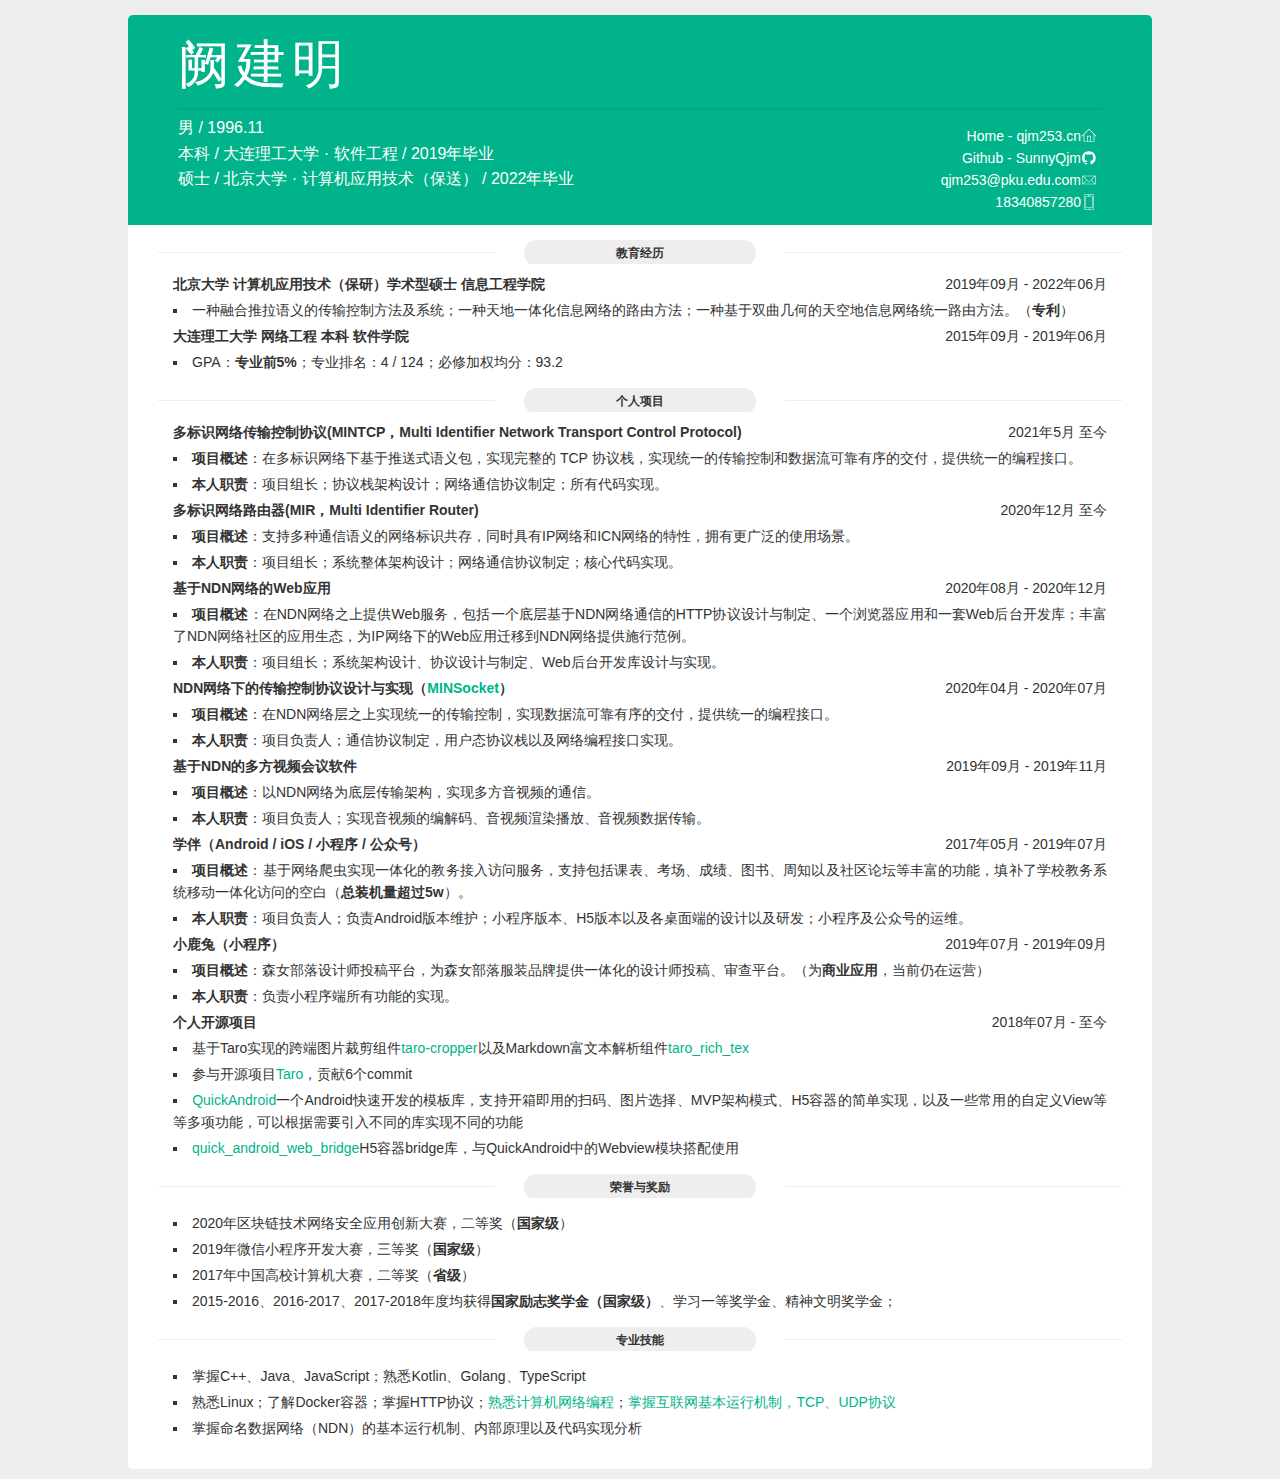
<file: index.html>
<!DOCTYPE html>
<html>
<head>
    <meta charset="utf-8">
    <meta http-equiv="X-UA-Compatible" content="IE=edge">
    <meta name="viewport" content="width=device-width, initial-scale=1">
    <title>简历 | 阙建明</title>
    <link rel="stylesheet" type="text/css" href="index.css">
    <base target="_blank">
</head>
<body>
<main class="content">
    <header class="content-hd">
        <section class="title">
            <div class="name"><h1>阙建明</h1></div>
        </section>
        <section class="info">
            <ul>
                <li>男 / 1996.11</li>
                <li>本科 / 大连理工大学 · 软件工程 / 2019年毕业</li>
                <li>硕士 / 北京大学 · 计算机应用技术（保送） / 2022年毕业</li>
            </ul>
        </section>
        <section class="contact">
            <ul>
                <li><a href="https://qjm253.cn"><span class="contact-link">Home - qjm253.cn</span><span
                        class="iconfont"><svg
                        width="16px" height="16px" viewBox="0 0 1024 1024"><path
                        d="M512 42.581333l-469.333333 469.333333 31.146667 31.146667L170.666667 446.250667l0 438.186667 682.666667 0L853.333333 446.208l96.853333 96.896 31.146667-31.146667L512 42.581333zM426.666667 841.770667l0-298.666667 170.666667 0 0 298.666667L426.666667 841.770667zM810.666667 841.770667l-170.666667 0 0-341.333333L384 500.437333l0 341.333333L213.333333 841.770667 213.333333 403.584l298.666667-298.666667 298.666667 298.666667L810.666667 841.770667z"></path></svg></span></a>
                </li>
                <li><a href="https://github.com/SunnyQjm"><span class="contact-link">Github - SunnyQjm</span><span
                        class="iconfont"><svg width="16px" height="16px" viewBox="0 0 1024 1024"><path
                        d="M941.714 512q0 143.433-83.712 258.011t-216.283 158.574q-15.433 2.853-22.565-3.986t-7.131-17.152v-120.576q0-55.442-29.696-81.152 32.585-3.438 58.587-10.277t53.723-22.272 46.299-37.998 30.281-60.014 11.703-86.016q0-69.157-45.129-117.723 21.138-52.005-4.571-116.553-16.018-5.157-46.299 6.29t-52.553 25.161l-21.723 13.714q-53.138-14.848-109.714-14.848t-109.714 14.848q-9.143-6.29-24.283-15.433t-47.726-22.016-49.152-7.717q-25.161 64.585-3.986 116.553-45.129 48.567-45.129 117.723 0 48.567 11.703 85.723t29.989 60.014 46.007 38.29 53.723 22.272 58.587 10.277q-22.857 20.553-28.014 58.843-11.995 5.705-25.71 8.558t-32.585 2.853-37.413-12.288-31.707-35.73q-10.862-18.286-27.721-29.696t-28.27-13.714l-11.447-1.719q-11.995 0-16.567 2.56t-2.853 6.583 5.157 8.009 7.424 6.839l3.986 2.853q12.581 5.705 24.869 21.723t17.993 29.147l5.705 13.129q7.424 21.723 25.161 35.145t38.29 17.152 39.717 3.986 31.707-2.011l13.129-2.304q0 21.723 0.293 50.871t0.293 30.866q0 10.277-7.424 17.152t-22.857 3.986q-132.571-43.995-216.283-158.574t-83.712-258.011q0-119.442 58.843-220.27t159.707-159.707 220.27-58.843 220.27 58.843 159.707 159.707 58.843 220.27z"></path></svg></span></a>
                </li>
                <li><a href="mailto:qjm253@icloud.com"><span class="contact-link">qjm253@pku.edu.com</span><span
                        class="iconfont"><svg width="16px" height="16px" viewBox="0 0 1024 1024"><path
                        d="M903.808 239.04l-818.304 0 0 545.92 852.992 0 0-545.92-34.688 0zM869.664 273.152l-329.536 329.536c-15.04 15.04-41.248 15.04-56.288 0l-329.6-329.536 715.392 0zM119.616 286.752l221.536 221.504-221.536 221.536 0-443.072zM146.848 750.848l218.464-218.432 94.432 94.4c13.952 13.952 32.512 21.664 52.256 21.664s38.304-7.712 52.256-21.664l94.432-94.432 218.432 218.432-730.304 0zM904.384 729.824l-221.536-221.568 221.536-221.568 0 443.136z"></path></svg></span></a>
                </li>
                <li><a href=""><span class="contact-link">18340857280</span><span class="iconfont"><svg width="16px"
                                                                                                        height="16px"
                                                                                                        viewBox="0 0 1024 1024"><path
                        d="M256 1024l512 0c26.464 0 48-21.536 48-48l0-928c0-26.464-21.536-48-48-48l-512 0c-26.464 0-48 21.536-48 48l0 928c0 26.464 21.536 48 48 48zM240 48c0-8.832 7.168-16 16-16l512 0c8.832 0 16 7.168 16 16l0 928c0 8.832-7.168 16-16 16l-512 0c-8.832 0-16-7.168-16-16l0-928zM288 864l448 0c8.832 0 16-7.168 16-16l0-672c0-8.832-7.168-16-16-16l-448 0c-8.832 0-16 7.168-16 16l0 672c0 8.832 7.168 16 16 16zM304 192l416 0 0 640-416 0 0-640zM496 928c0 17.664 14.336 32 32 32s32-14.336 32-32c0-17.664-14.336-32-32-32-17.664 0-32 14.336-32 32zM448 128l128 0c8.832 0 16-7.168 16-16s-7.168-16-16-16l-128 0c-8.832 0-16 7.168-16 16s7.168 16 16 16z"></path></svg></span></a>
                </li>
            </ul>
        </section>
    </header>
    <div class="content-bd">
        <section class="skill">
            <header class="section-hd"><span class="section-title-l"></span>
                <h2 class="section-title">教育经历</h2><span class="section-title-r"></span></header>
            <section class="section-bd">
                <div class="item">
                    <header class="item-hd"><span class="item-title">北京大学 计算机应用技术（保研）学术型硕士 信息工程学院</span><span
                            class="item-time">2019年09月 - 2022年06月</span>
                    </header>
                    <div class="item-bd">
                        <ul class="section-content">
                            <li>一种融合推拉语义的传输控制方法及系统；一种天地一体化信息网络的路由方法；一种基于双曲几何的天空地信息网络统一路由方法。（<span
                                    style="font-weight: bold">专利</span>）
                            </li>
                        </ul>
                    </div>
                </div>
                <div class="item">
                    <header class="item-hd"><span class="item-title">大连理工大学 网络工程 本科 软件学院</span><span class="item-time">2015年09月 - 2019年06月</span>
                    </header>
                    <div class="item-bd">
                        <ul class="section-content">
                            <li>GPA：<span style="font-weight: bold">专业前5%</span>；专业排名：4 / 124；必修加权均分：93.2</li>
                        </ul>
                    </div>
                </div>
            </section>
        </section>
        <section class="skill">
            <header class="section-hd"><span class="section-title-l"></span>
                <h2 class="section-title">个人项目</h2><span class="section-title-r"></span></header>
            <section class="section-bd">
                <div class="item">
                    <header class="item-hd"><span class="item-title">多标识网络传输控制协议(MINTCP，Multi Identifier Network Transport Control Protocol)</span><span
                            class="item-time">2021年5月 至今</span></header>
                    <div class="item-bd">
                        <ul class="section-content">
                            <li><span style="font-weight: bold">项目概述</span>：在多标识网络下基于推送式语义包，实现完整的 TCP 协议栈，实现统一的传输控制和数据流可靠有序的交付，提供统一的编程接口。
                            </li>
                            <li><span style="font-weight: bold">本人职责</span>：项目组长；协议栈架构设计；网络通信协议制定；所有代码实现。</li>
                        </ul>
                    </div>
                </div>
                <div class="item">
                    <header class="item-hd"><span class="item-title">多标识网络路由器(MIR，Multi Identifier Router)</span><span
                            class="item-time">2020年12月 至今</span></header>
                    <div class="item-bd">
                        <ul class="section-content">
                            <li><span style="font-weight: bold">项目概述</span>：支持多种通信语义的网络标识共存，同时具有IP网络和ICN网络的特性，拥有更广泛的使用场景。
                            </li>
                            <li><span style="font-weight: bold">本人职责</span>：项目组长；系统整体架构设计；网络通信协议制定；核心代码实现。</li>
                        </ul>
                    </div>
                </div>
                <div class="item">
                    <header class="item-hd"><span class="item-title">基于NDN网络的Web应用</span><span class="item-time">2020年08月 - 2020年12月</span>
                    </header>
                    <div class="item-bd">
                        <ul class="section-content">
                            <li><span style="font-weight: bold">项目概述</span>：在NDN网络之上提供Web服务，包括一个底层基于NDN网络通信的HTTP协议设计与制定、一个浏览器应用和一套Web后台开发库；丰富了NDN网络社区的应用生态，为IP网络下的Web应用迁移到NDN网络提供施行范例。
                            </li>
                            <li><span style="font-weight: bold">本人职责</span>：项目组长；系统架构设计、协议设计与制定、Web后台开发库设计与实现。</li>
                        </ul>
                    </div>
                </div>
                <div class="item">
                    <header class="item-hd"><span class="item-title">NDN网络下的传输控制协议设计与实现（<a
                            href="https://gitea.qjm253.cn/SunnyQjm/MINSocketStack_cpp">MINSocket</a>）</span><span
                            class="item-time">2020年04月 - 2020年07月</span>
                    </header>
                    <div class="item-bd">
                        <ul class="section-content">
                            <li><span style="font-weight: bold">项目概述</span>：在NDN网络层之上实现统一的传输控制，实现数据流可靠有序的交付，提供统一的编程接口。
                            </li>
                            <li><span style="font-weight: bold">本人职责</span>：项目负责人；通信协议制定，用户态协议栈以及网络编程接口实现。</li>
                        </ul>
                    </div>
                </div>
                <div class="item">
                    <header class="item-hd"><span class="item-title">基于NDN的多方视频会议软件</span><span class="item-time">2019年09月 - 2019年11月</span>
                    </header>
                    <div class="item-bd">
                        <ul class="section-content">
                            <li><span style="font-weight: bold">项目概述</span>：以NDN网络为底层传输架构，实现多方音视频的通信。</li>
                            <li><span style="font-weight: bold">本人职责</span>：项目负责人；实现音视频的编解码、音视频渲染播放、音视频数据传输。</li>
                        </ul>
                    </div>
                </div>
                <div class="item">
                    <header class="item-hd"><span class="item-title">学伴（Android / iOS / 小程序 / 公众号）</span><span
                            class="item-time">2017年05月 - 2019年07月</span>
                    </header>
                    <div class="item-bd">
                        <ul class="section-content">
                            <li><span style="font-weight: bold">项目概述</span>：基于网络爬虫实现一体化的教务接入访问服务，支持包括课表、考场、成绩、图书、周知以及社区论坛等丰富的功能，填补了学校教务系统移动一体化访问的空白（<span
                                    style="font-weight: bold">总装机量超过5w</span>）。
                            </li>
                            <li><span style="font-weight: bold">本人职责</span>：项目负责人；负责Android版本维护；小程序版本、H5版本以及各桌面端的设计以及研发；小程序及公众号的运维。
                            </li>
                        </ul>
                    </div>
                </div>
                <div class="item">
                    <header class="item-hd"><span class="item-title">小鹿兔（小程序）</span><span
                            class="item-time">2019年07月 - 2019年09月</span></header>
                    <div class="item-bd">
                        <ul class="section-content">
                            <li><span
                                    style="font-weight: bold">项目概述</span>：森女部落设计师投稿平台，为森女部落服装品牌提供一体化的设计师投稿、审查平台。（为<span
                                    style="font-weight: bold">商业应用</span>，当前仍在运营）
                            </li>
                            <li><span style="font-weight: bold">本人职责</span>：负责小程序端所有功能的实现。</li>
                        </ul>
                    </div>
                </div>
                <div class="item">
                    <header class="item-hd"><span class="item-title">个人开源项目</span><span
                            class="item-time">2018年07月 - 至今</span>
                    </header>
                    <div class="item-bd">
                        <ul class="section-content">
                            <li>基于Taro实现的跨端图片裁剪组件<a
                                    href="https://github.com/SunnyQjm/taro-cropper">taro-cropper</a>以及Markdown富文本解析组件<a
                                    href="https://github.com/SunnyQjm/taro_rich_text">taro_rich_tex</a></li>
                            <li>参与开源项目<a href="https://github.com/NervJS/taro">Taro</a>，贡献6个commit</li>
                            <li><a href="https://github.com/SunnyQjm/quickandroid">QuickAndroid</a>一个Android快速开发的模板库，支持开箱即用的扫码、图片选择、MVP架构模式、H5容器的简单实现，以及一些常用的自定义View等等多项功能，可以根据需要引入不同的库实现不同的功能
                            </li>
                            <li>
                                <a href="https://github.com/SunnyQjm/quick_android_web_bridge">quick_android_web_bridge</a>H5容器bridge库，与QuickAndroid中的Webview模块搭配使用
                            </li>
                        </ul>
                    </div>
                </div>
            </section>
        </section>
        <section class="skill">
            <header class="section-hd"><span class="section-title-l"></span>
                <h2 class="section-title">荣誉与奖励</h2><span class="section-title-r"></span></header>
            <section class="section-bd">
                <div class="item">
                    <div class="item-bd">
                        <ul class="section-content">
                            <li>2020年区块链技术网络安全应用创新大赛，二等奖（<span style="font-weight: bold">国家级</span>）</li>
                            <li>2019年微信小程序开发大赛，三等奖（<span style="font-weight: bold">国家级</span>）</li>
                            <li>2017年中国高校计算机大赛，二等奖（<span style="font-weight: bold">省级</span>）</li>
                            <li>2015-2016、2016-2017、2017-2018年度均获得<span style="font-weight: bold">国家励志奖学金（国家级）</span>、学习一等奖学金、精神文明奖学金；
                            </li>
                        </ul>
                    </div>
                </div>
            </section>
        </section>
        <section class="skill">
            <header class="section-hd"><span class="section-title-l"></span>
                <h2 class="section-title">专业技能</h2><span class="section-title-r"></span></header>
            <section class="section-bd">
                <div class="item">
                    <div class="item-bd">
                        <ul class="section-content">
                            <li>掌握C++、Java、JavaScript；熟悉Kotlin、Golang、TypeScript</li>
                            <li>熟悉Linux；了解Docker容器；掌握HTTP协议；<a
                                    href="https://sunnyqjm.github.io/tags/%E7%BD%91%E7%BB%9C%E7%BC%96%E7%A8%8B/">熟悉计算机网络编程</a>；<a
                                    href="https://sunnyqjm.github.io/tags/%E8%AE%A1%E7%AE%97%E6%9C%BA%E7%BD%91%E7%BB%9C/">掌握互联网基本运行机制，TCP、UDP协议</a>
                            </li>
                            <li>掌握命名数据网络（NDN）的基本运行机制、内部原理以及代码实现分析</li>
                        </ul>
                    </div>
                </div>
            </section>
        </section>
    </div>
</main>
</body>
</html>
</file>
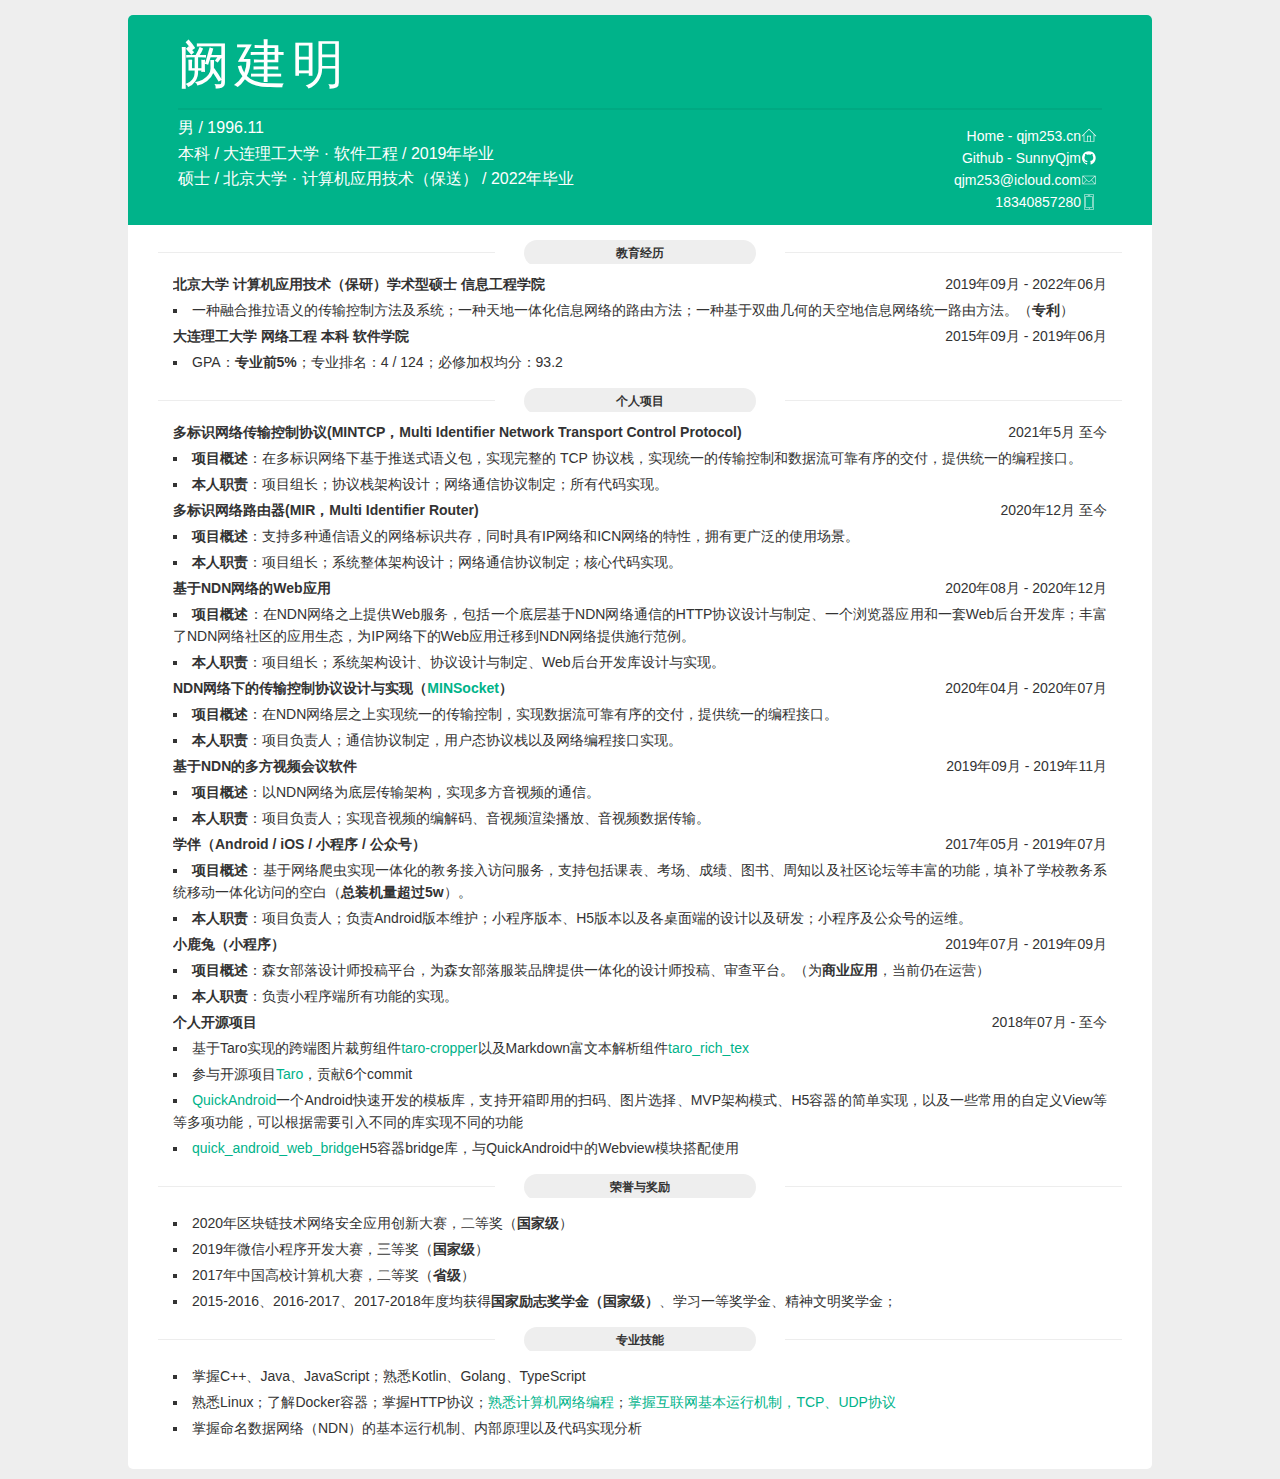
<file: src/index.html>
<!DOCTYPE html>
<html>
<head>
    <meta charset="utf-8">
    <meta http-equiv="X-UA-Compatible" content="IE=edge">
    <meta name="viewport" content="width=device-width, initial-scale=1">
    <title>简历 | 阙建明</title>
    <link rel="stylesheet" type="text/css" href="index.css">
    <base target="_blank">
</head>
<body>
<main class="content">
    <header class="content-hd">
        <section class="title">
            <div class="name"><h1>阙建明</h1></div>
        </section>
        <section class="info">
            <ul>
                <li>男 / 1996.11</li>
                <li>本科 / 大连理工大学 · 软件工程 / 2019年毕业</li>
                <li>硕士 / 北京大学 · 计算机应用技术（保送） / 2022年毕业</li>
            </ul>
        </section>
        <section class="contact">
            <ul>
                <li><a href="https://qjm253.cn"><span class="contact-link">Home - qjm253.cn</span><span
                        class="iconfont"><svg
                        width="16px" height="16px" viewBox="0 0 1024 1024"><path
                        d="M512 42.581333l-469.333333 469.333333 31.146667 31.146667L170.666667 446.250667l0 438.186667 682.666667 0L853.333333 446.208l96.853333 96.896 31.146667-31.146667L512 42.581333zM426.666667 841.770667l0-298.666667 170.666667 0 0 298.666667L426.666667 841.770667zM810.666667 841.770667l-170.666667 0 0-341.333333L384 500.437333l0 341.333333L213.333333 841.770667 213.333333 403.584l298.666667-298.666667 298.666667 298.666667L810.666667 841.770667z"></path></svg></span></a>
                </li>
                <li><a href="https://github.com/SunnyQjm"><span class="contact-link">Github - SunnyQjm</span><span
                        class="iconfont"><svg width="16px" height="16px" viewBox="0 0 1024 1024"><path
                        d="M941.714 512q0 143.433-83.712 258.011t-216.283 158.574q-15.433 2.853-22.565-3.986t-7.131-17.152v-120.576q0-55.442-29.696-81.152 32.585-3.438 58.587-10.277t53.723-22.272 46.299-37.998 30.281-60.014 11.703-86.016q0-69.157-45.129-117.723 21.138-52.005-4.571-116.553-16.018-5.157-46.299 6.29t-52.553 25.161l-21.723 13.714q-53.138-14.848-109.714-14.848t-109.714 14.848q-9.143-6.29-24.283-15.433t-47.726-22.016-49.152-7.717q-25.161 64.585-3.986 116.553-45.129 48.567-45.129 117.723 0 48.567 11.703 85.723t29.989 60.014 46.007 38.29 53.723 22.272 58.587 10.277q-22.857 20.553-28.014 58.843-11.995 5.705-25.71 8.558t-32.585 2.853-37.413-12.288-31.707-35.73q-10.862-18.286-27.721-29.696t-28.27-13.714l-11.447-1.719q-11.995 0-16.567 2.56t-2.853 6.583 5.157 8.009 7.424 6.839l3.986 2.853q12.581 5.705 24.869 21.723t17.993 29.147l5.705 13.129q7.424 21.723 25.161 35.145t38.29 17.152 39.717 3.986 31.707-2.011l13.129-2.304q0 21.723 0.293 50.871t0.293 30.866q0 10.277-7.424 17.152t-22.857 3.986q-132.571-43.995-216.283-158.574t-83.712-258.011q0-119.442 58.843-220.27t159.707-159.707 220.27-58.843 220.27 58.843 159.707 159.707 58.843 220.27z"></path></svg></span></a>
                </li>
                <li><a href="mailto:qjm253@icloud.com"><span class="contact-link">qjm253@icloud.com</span><span
                        class="iconfont"><svg width="16px" height="16px" viewBox="0 0 1024 1024"><path
                        d="M903.808 239.04l-818.304 0 0 545.92 852.992 0 0-545.92-34.688 0zM869.664 273.152l-329.536 329.536c-15.04 15.04-41.248 15.04-56.288 0l-329.6-329.536 715.392 0zM119.616 286.752l221.536 221.504-221.536 221.536 0-443.072zM146.848 750.848l218.464-218.432 94.432 94.4c13.952 13.952 32.512 21.664 52.256 21.664s38.304-7.712 52.256-21.664l94.432-94.432 218.432 218.432-730.304 0zM904.384 729.824l-221.536-221.568 221.536-221.568 0 443.136z"></path></svg></span></a>
                </li>
                <li><a href=""><span class="contact-link">18340857280</span><span class="iconfont"><svg width="16px"
                                                                                                        height="16px"
                                                                                                        viewBox="0 0 1024 1024"><path
                        d="M256 1024l512 0c26.464 0 48-21.536 48-48l0-928c0-26.464-21.536-48-48-48l-512 0c-26.464 0-48 21.536-48 48l0 928c0 26.464 21.536 48 48 48zM240 48c0-8.832 7.168-16 16-16l512 0c8.832 0 16 7.168 16 16l0 928c0 8.832-7.168 16-16 16l-512 0c-8.832 0-16-7.168-16-16l0-928zM288 864l448 0c8.832 0 16-7.168 16-16l0-672c0-8.832-7.168-16-16-16l-448 0c-8.832 0-16 7.168-16 16l0 672c0 8.832 7.168 16 16 16zM304 192l416 0 0 640-416 0 0-640zM496 928c0 17.664 14.336 32 32 32s32-14.336 32-32c0-17.664-14.336-32-32-32-17.664 0-32 14.336-32 32zM448 128l128 0c8.832 0 16-7.168 16-16s-7.168-16-16-16l-128 0c-8.832 0-16 7.168-16 16s7.168 16 16 16z"></path></svg></span></a>
                </li>
            </ul>
        </section>
    </header>
    <div class="content-bd">
        <section class="skill">
            <header class="section-hd"><span class="section-title-l"></span>
                <h2 class="section-title">教育经历</h2><span class="section-title-r"></span></header>
            <section class="section-bd">
                <div class="item">
                    <header class="item-hd"><span class="item-title">北京大学 计算机应用技术（保研）学术型硕士 信息工程学院</span><span
                            class="item-time">2019年09月 - 2022年06月</span>
                    </header>
                    <div class="item-bd">
                        <ul class="section-content">
                            <li>一种融合推拉语义的传输控制方法及系统；一种天地一体化信息网络的路由方法；一种基于双曲几何的天空地信息网络统一路由方法。（<span
                                    style="font-weight: bold">专利</span>）
                            </li>
                        </ul>
                    </div>
                </div>
                <div class="item">
                    <header class="item-hd"><span class="item-title">大连理工大学 网络工程 本科 软件学院</span><span class="item-time">2015年09月 - 2019年06月</span>
                    </header>
                    <div class="item-bd">
                        <ul class="section-content">
                            <li>GPA：<span style="font-weight: bold">专业前5%</span>；专业排名：4 / 124；必修加权均分：93.2</li>
                        </ul>
                    </div>
                </div>
            </section>
        </section>
        <section class="skill">
            <header class="section-hd"><span class="section-title-l"></span>
                <h2 class="section-title">个人项目</h2><span class="section-title-r"></span></header>
            <section class="section-bd">
                <div class="item">
                    <header class="item-hd"><span class="item-title">多标识网络传输控制协议(MINTCP，Multi Identifier Network Transport Control Protocol)</span><span
                            class="item-time">2021年5月 至今</span></header>
                    <div class="item-bd">
                        <ul class="section-content">
                            <li><span style="font-weight: bold">项目概述</span>：在多标识网络下基于推送式语义包，实现完整的 TCP 协议栈，实现统一的传输控制和数据流可靠有序的交付，提供统一的编程接口。
                            </li>
                            <li><span style="font-weight: bold">本人职责</span>：项目组长；协议栈架构设计；网络通信协议制定；所有代码实现。</li>
                        </ul>
                    </div>
                </div>
                <div class="item">
                    <header class="item-hd"><span class="item-title">多标识网络路由器(MIR，Multi Identifier Router)</span><span
                            class="item-time">2020年12月 至今</span></header>
                    <div class="item-bd">
                        <ul class="section-content">
                            <li><span style="font-weight: bold">项目概述</span>：支持多种通信语义的网络标识共存，同时具有IP网络和ICN网络的特性，拥有更广泛的使用场景。
                            </li>
                            <li><span style="font-weight: bold">本人职责</span>：项目组长；系统整体架构设计；网络通信协议制定；核心代码实现。</li>
                        </ul>
                    </div>
                </div>
                <div class="item">
                    <header class="item-hd"><span class="item-title">基于NDN网络的Web应用</span><span class="item-time">2020年08月 - 2020年12月</span>
                    </header>
                    <div class="item-bd">
                        <ul class="section-content">
                            <li><span style="font-weight: bold">项目概述</span>：在NDN网络之上提供Web服务，包括一个底层基于NDN网络通信的HTTP协议设计与制定、一个浏览器应用和一套Web后台开发库；丰富了NDN网络社区的应用生态，为IP网络下的Web应用迁移到NDN网络提供施行范例。
                            </li>
                            <li><span style="font-weight: bold">本人职责</span>：项目组长；系统架构设计、协议设计与制定、Web后台开发库设计与实现。</li>
                        </ul>
                    </div>
                </div>
                <div class="item">
                    <header class="item-hd"><span class="item-title">NDN网络下的传输控制协议设计与实现（<a
                            href="https://gitea.qjm253.cn/SunnyQjm/MINSocketStack_cpp">MINSocket</a>）</span><span
                            class="item-time">2020年04月 - 2020年07月</span>
                    </header>
                    <div class="item-bd">
                        <ul class="section-content">
                            <li><span style="font-weight: bold">项目概述</span>：在NDN网络层之上实现统一的传输控制，实现数据流可靠有序的交付，提供统一的编程接口。
                            </li>
                            <li><span style="font-weight: bold">本人职责</span>：项目负责人；通信协议制定，用户态协议栈以及网络编程接口实现。</li>
                        </ul>
                    </div>
                </div>
                <div class="item">
                    <header class="item-hd"><span class="item-title">基于NDN的多方视频会议软件</span><span class="item-time">2019年09月 - 2019年11月</span>
                    </header>
                    <div class="item-bd">
                        <ul class="section-content">
                            <li><span style="font-weight: bold">项目概述</span>：以NDN网络为底层传输架构，实现多方音视频的通信。</li>
                            <li><span style="font-weight: bold">本人职责</span>：项目负责人；实现音视频的编解码、音视频渲染播放、音视频数据传输。</li>
                        </ul>
                    </div>
                </div>
                <div class="item">
                    <header class="item-hd"><span class="item-title">学伴（Android / iOS / 小程序 / 公众号）</span><span
                            class="item-time">2017年05月 - 2019年07月</span>
                    </header>
                    <div class="item-bd">
                        <ul class="section-content">
                            <li><span style="font-weight: bold">项目概述</span>：基于网络爬虫实现一体化的教务接入访问服务，支持包括课表、考场、成绩、图书、周知以及社区论坛等丰富的功能，填补了学校教务系统移动一体化访问的空白（<span
                                    style="font-weight: bold">总装机量超过5w</span>）。
                            </li>
                            <li><span style="font-weight: bold">本人职责</span>：项目负责人；负责Android版本维护；小程序版本、H5版本以及各桌面端的设计以及研发；小程序及公众号的运维。
                            </li>
                        </ul>
                    </div>
                </div>
                <div class="item">
                    <header class="item-hd"><span class="item-title">小鹿兔（小程序）</span><span
                            class="item-time">2019年07月 - 2019年09月</span></header>
                    <div class="item-bd">
                        <ul class="section-content">
                            <li><span
                                    style="font-weight: bold">项目概述</span>：森女部落设计师投稿平台，为森女部落服装品牌提供一体化的设计师投稿、审查平台。（为<span
                                    style="font-weight: bold">商业应用</span>，当前仍在运营）
                            </li>
                            <li><span style="font-weight: bold">本人职责</span>：负责小程序端所有功能的实现。</li>
                        </ul>
                    </div>
                </div>
                <div class="item">
                    <header class="item-hd"><span class="item-title">个人开源项目</span><span
                            class="item-time">2018年07月 - 至今</span>
                    </header>
                    <div class="item-bd">
                        <ul class="section-content">
                            <li>基于Taro实现的跨端图片裁剪组件<a
                                    href="https://github.com/SunnyQjm/taro-cropper">taro-cropper</a>以及Markdown富文本解析组件<a
                                    href="https://github.com/SunnyQjm/taro_rich_text">taro_rich_tex</a></li>
                            <li>参与开源项目<a href="https://github.com/NervJS/taro">Taro</a>，贡献6个commit</li>
                            <li><a href="https://github.com/SunnyQjm/quickandroid">QuickAndroid</a>一个Android快速开发的模板库，支持开箱即用的扫码、图片选择、MVP架构模式、H5容器的简单实现，以及一些常用的自定义View等等多项功能，可以根据需要引入不同的库实现不同的功能
                            </li>
                            <li>
                                <a href="https://github.com/SunnyQjm/quick_android_web_bridge">quick_android_web_bridge</a>H5容器bridge库，与QuickAndroid中的Webview模块搭配使用
                            </li>
                        </ul>
                    </div>
                </div>
            </section>
        </section>
        <section class="skill">
            <header class="section-hd"><span class="section-title-l"></span>
                <h2 class="section-title">荣誉与奖励</h2><span class="section-title-r"></span></header>
            <section class="section-bd">
                <div class="item">
                    <div class="item-bd">
                        <ul class="section-content">
                            <li>2020年区块链技术网络安全应用创新大赛，二等奖（<span style="font-weight: bold">国家级</span>）</li>
                            <li>2019年微信小程序开发大赛，三等奖（<span style="font-weight: bold">国家级</span>）</li>
                            <li>2017年中国高校计算机大赛，二等奖（<span style="font-weight: bold">省级</span>）</li>
                            <li>2015-2016、2016-2017、2017-2018年度均获得<span style="font-weight: bold">国家励志奖学金（国家级）</span>、学习一等奖学金、精神文明奖学金；
                            </li>
                        </ul>
                    </div>
                </div>
            </section>
        </section>
        <section class="skill">
            <header class="section-hd"><span class="section-title-l"></span>
                <h2 class="section-title">专业技能</h2><span class="section-title-r"></span></header>
            <section class="section-bd">
                <div class="item">
                    <div class="item-bd">
                        <ul class="section-content">
                            <li>掌握C++、Java、JavaScript；熟悉Kotlin、Golang、TypeScript</li>
                            <li>熟悉Linux；了解Docker容器；掌握HTTP协议；<a
                                    href="https://sunnyqjm.github.io/tags/%E7%BD%91%E7%BB%9C%E7%BC%96%E7%A8%8B/">熟悉计算机网络编程</a>；<a
                                    href="https://sunnyqjm.github.io/tags/%E8%AE%A1%E7%AE%97%E6%9C%BA%E7%BD%91%E7%BB%9C/">掌握互联网基本运行机制，TCP、UDP协议</a>
                            </li>
                            <li>掌握命名数据网络（NDN）的基本运行机制、内部原理以及代码实现分析</li>
                        </ul>
                    </div>
                </div>
            </section>
        </section>
    </div>
</main>
</body>
</html>
</file>
<file: index.css>
a, abbr, acronym, address, applet, article, aside, audio, b, big, blockquote, body, canvas, caption, center, cite, code, dd, del, details, dfn, div, dl, dt, em, embed, fieldset, figcaption, figure, footer, form, h1, h2, h3, h4, h5, h6, header, hgroup, html, i, iframe, img, ins, kbd, label, legend, li, mark, menu, nav, object, ol, output, p, pre, q, ruby, s, samp, section, small, span, strike, strong, sub, summary, sup, table, tbody, td, tfoot, th, thead, time, tr, tt, u, ul, var, video {
    margin: 0;
    padding: 0;
    border: 0;
    font: inherit;
    font-size: 100%;
    vertical-align: baseline
}

html {
    line-height: 1
}

ol, ul {
    list-style: none
}

table {
    border-collapse: collapse;
    border-spacing: 0
}

caption, td, th {
    text-align: left;
    font-weight: 400;
    vertical-align: middle
}

blockquote, q {
    quotes: none
}

blockquote:after, blockquote:before, q:after, q:before {
    content: "";
    content: none
}

a img {
    border: none
}

elements-of-type
(
html5-block

)
{
    display: block
}
* {
    -webkit-box-sizing: border-box;
    -moz-box-sizing: border-box;
    box-sizing: border-box;
    user-select: none
}

body {
    color: #333;
    font-size: 14px;
    line-height: 1.5;
    font-family: Helvetica Neue, Helvetica, Arial, Microsoft YaHei, sans-serif;
    -webkit-font-smoothing: antialiased;
    -webkit-text-size-adjust: none;
    background-color: #eee;
    overflow: auto;
    padding-top: 5px
}

@media screen and (max-width: 1024px) {
    body {
        padding-top: 0
    }
}

a {
    text-decoration: none;
    color: #00b38a;
    -webkit-transition: all .2s ease-in-out;
    -moz-transition: all .2s ease-in-out;
    -o-transition: all .2s ease-in-out;
    transition: all .2s ease-in-out
}

.last-modified {
    position: absolute;
    top: 30px;
    left: 50%;
    width: 1000px;
    color: #bbb;
    margin-left: -500px;
    font-size: 12px;
    text-align: right
}

@media screen and (max-width: 1024px) {
    .last-modified {
        display: none
    }
}

@media print {
    .last-modified {
        display: none
    }
}

.download-pdf {
    position: absolute;
    top: 30px;
    left: 50%;
    color: #bbb;
    margin-left: -500px;
    font-size: 12px;
    text-align: right
}

@media screen and (max-width: 1024px) {
    .download-pdf {
        display: none
    }
}

@media print {
    .download-pdf {
        display: none
    }
}

.content {
    position: relative;
    width: 1024px;
    margin: 10px auto;
    -webkit-border-radius: 5px;
    -moz-border-radius: 5px;
    -ms-border-radius: 5px;
    -o-border-radius: 5px;
    border-radius: 5px;
    background-color: #fff;
    overflow: hidden
}

@media screen and (max-width: 1024px) {
    .content {
        width: 100%;
        margin: 0;
        -webkit-border-radius: 0;
        -moz-border-radius: 0;
        -ms-border-radius: 0;
        -o-border-radius: 0;
        border-radius: 0
    }
}

.content-hd {
    width: 100%;
    padding: 10px 50px;
    color: #fff;
    background-color: #00b38a;
    overflow: hidden
}

@media screen and (max-width: 720px) {
    .content-hd {
        padding: 25px 30px
    }
}

@media print {
    .content-hd {
        color: #000;
        background-color: #fff
    }
}

.content-hd .title {
    width: 100%;
    border-bottom: 2px solid #00a982;
    font-size: 52px;
    font-weight: 300;
    overflow: hidden;
    padding-bottom: 5px;
    margin-bottom: 5px
}

.content-hd .contact, .content-hd .info, .content-hd .job, .content-hd .name {
    width: 50%
}

@media screen and (max-width: 720px) {
    .content-hd .contact, .content-hd .info, .content-hd .job, .content-hd .name {
        width: 100%;
        text-align: center
    }
}

.content-hd .name {
    float: left
}

.content-hd .name h1 {
    font-family: Lucida Grande, Hiragino Sans GB, Hiragino Sans GB W3, Helvetica Neue, Helvetica, Arial, Microsoft YaHei, sans-serif;
    font-weight: 500;
    letter-spacing: 5px
}

@media screen and (max-width: 720px) {
    .content-hd .name h1 {
        letter-spacing: 0;
        line-height: 1.25;
        margin-top: 10px
    }
}

.content-hd .name h1 small {
    font-weight: 400;
    letter-spacing: 0;
    font-size: 24px;
    padding-left: 10px
}

@media screen and (max-width: 720px) {
    .content-hd .name h1 small {
        display: block;
        padding-left: 0;
        font-size: 20px;
        line-height: 1
    }
}

.content-hd .job {
    float: right;
    text-align: right
}

@media screen and (max-width: 720px) {
    .content-hd .job {
        text-align: center
    }
}

.content-hd .job h2 {
    display: inline-block;
    font-size: 24px
}

@media screen and (max-width: 720px) {
    .content-hd .job h2 {
        border-top: 1px solid #00a982;
        margin: 5px auto 0;
        padding: 10px
    }
}

.content-hd .info {
    float: left;
    line-height: 1.6;
    font-size: 16px
}

.content-hd .contact {
    float: right;
    line-height: 1.6;
    font-size: 16px;
    text-align: right;
    padding-right: 5px
}

.content-hd .contact ul {
    margin: 8px 0 4px
}

@media screen and (max-width: 720px) {
    .content-hd .contact ul {
        text-align: center;
        margin: 16px 0 0
    }
}

.content-hd .contact ul > li {
    height: 22px
}

@media screen and (max-width: 720px) {
    .content-hd .contact ul > li {
        display: inline-block
    }
}

.content-hd .contact ul > li > a {
    color: #fff;
    font-family: Lucida Grande, Hiragino Sans GB, Hiragino Sans GB W3, Helvetica Neue, Helvetica, Arial, Microsoft YaHei, sans-serif;
    font-size: 14px;
    line-height: 22px
}

@media print {
    .content-hd .contact ul > li > a {
        color: #000
    }
}

.content-hd .contact ul > li > a:hover {
    color: #e8e8e8
}

/*@media screen and (max-width: 720px) {*/
/*    .content-hd .contact ul > li > a .contact-link {*/
/*        display: none*/
/*    }*/
/*}*/

.content-hd .contact ul > li > a .iconfont {
    fill: #fff;
    vertical-align: text-top
}

@media screen and (max-width: 720px) {
    .content-hd .contact ul > li > a .iconfont {
        margin: 5px 8px
    }
}

.content-bd {
    width: 100%;
    min-height: 200px;
    padding: 10px 30px 20px;
    overflow: hidden
}

@media screen and (max-width: 720px) {
    .content-bd {
        padding: 10px 20px 50px
    }
}

.content-bd .content-left, .content-bd .content-right {
    width: 50%
}

@media screen and (max-width: 1024px) {
    .content-bd .content-left, .content-bd .content-right {
        width: 100%
    }
}

.content-bd .content-left {
    float: left
}

.content-bd .content-right {
    float: right
}

.content-bd section {
    overflow: hidden;
    padding: 5px 15px
}

.content-bd .section-hd {
    position: relative;
    height: 24px;
    margin: 5px auto;
    overflow: hidden
}

.content-bd .section-bd {
    overflow: hidden
}

.content-bd .section-bd ul li {
    margin-top: 4px;
    list-style: square inside
}

.content-bd .section-bd .item {
    margin-bottom: 0
}

.content-bd .section-title-l, .content-bd .section-title-r {
    position: absolute;
    top: 50%;
    display: inline-block;
    width: 35%;
    height: 0;
    vertical-align: middle;
    border-top: 1px solid #ededed
}

.content-bd .section-title-l {
    left: 0
}

.content-bd .section-title-r {
    right: 0
}

.content-bd .section-title {
    position: relative;
    z-index: 1;
    width: 24%;
    min-width: 100px;
    margin: 0 auto;
    padding: 4px 10px;
    -webkit-border-radius: 32px;
    -moz-border-radius: 32px;
    -ms-border-radius: 32px;
    -o-border-radius: 32px;
    border-radius: 32px;
    font-size: 12px;
    font-weight: 700;
    text-align: center;
    background-color: #eee
}

.content-bd .section-list {
    padding: 10px 0 5px
}

.content-bd .item-hd {
    position: relative;
    overflow: hidden;
    display: flex;
    flex-direction: row;
    align-items: center;
    justify-content: space-between
}

.content-bd .item-hd .item-title {
    font-weight: 700
}

.content-bd .item-hd .item-more {
    position: absolute;
    top: 10px;
    right: 0
}

.content-bd .item-hd .item-name {
    float: left
}

.content-bd .item-bd {
    margin-bottom: 5px
}

.content-bd .item-des {
    margin-bottom: 16px
}

.content-bd .section-content {
    text-align: justify;
    word-break: break-all;
    line-height: 22px
}

.content-bd .section-content em {
    display: inline-block;
    font-family: Menlo, Helvetica Neue, Helvetica, Arial, Microsoft YaHei, sans-serif;
    font-size: 12px;
    line-height: 14px;
    border: 1px solid #d1d1d1;
    -webkit-border-radius: 3px;
    -moz-border-radius: 3px;
    -ms-border-radius: 3px;
    -o-border-radius: 3px;
    border-radius: 3px;
    margin: 2px;
    padding: 0 3px;
    background-color: #f7f7f7
}

.content-bd .section-content strong {
    font-family: Helvetica Neue, Helvetica, Arial, Microsoft YaHei, sans-serif;
    font-size: 12px;
    line-height: 14px;
    border: 1px solid #f3f3f3;
    -webkit-border-radius: 3px;
    -moz-border-radius: 3px;
    -ms-border-radius: 3px;
    -o-border-radius: 3px;
    border-radius: 3px;
    font-weight: 500;
    color: #444;
    margin: 2px;
    padding: 0 3px;
    background-color: #f6f6f6
}

.content-bd .practice .item-time {
    width: 100%
}

.btn {
    display: inline-block;
    padding: 0 5px;
    border: 1px solid #00b38a;
    border-radius: 3px;
    color: #00b38a;
    font-family: Menlo, Helvetica Neue, Helvetica, Arial, Microsoft YaHei, sans-serif;
    font-size: 14px;
    line-height: 18px;
    text-align: center
}

.btn:hover {
    color: #fff;
    background-color: #00b38a
}

.github-footer {
    text-align: center
}

.github-footer .footer-link {
    display: inline-block;
    color: #d1d1d1;
    margin-bottom: 25px
}

@media screen and (max-width: 1024px) {
    .github-footer .footer-link {
        margin-top: 25px
    }
}

@media print {
    .github-footer {
        display: none
    }
}

.skill {
    width: 100%;
    padding: 0 !important
}

.link-icon {
    display: inline-block;
    width: 24px;
    height: 24px;
    position: absolute;
    right: 0;
    top: 10px;
    border-radius: 3px
}

.link-icon svg {
    width: 100%;
    height: 100%
}
</file>
<file: src/index.css>
a,abbr,acronym,address,applet,article,aside,audio,b,big,blockquote,body,canvas,caption,center,cite,code,dd,del,details,dfn,div,dl,dt,em,embed,fieldset,figcaption,figure,footer,form,h1,h2,h3,h4,h5,h6,header,hgroup,html,i,iframe,img,ins,kbd,label,legend,li,mark,menu,nav,object,ol,output,p,pre,q,ruby,s,samp,section,small,span,strike,strong,sub,summary,sup,table,tbody,td,tfoot,th,thead,time,tr,tt,u,ul,var,video{margin:0;padding:0;border:0;font:inherit;font-size:100%;vertical-align:baseline}html{line-height:1}ol,ul{list-style:none}table{border-collapse:collapse;border-spacing:0}caption,td,th{text-align:left;font-weight:400;vertical-align:middle}blockquote,q{quotes:none}blockquote:after,blockquote:before,q:after,q:before{content:"";content:none}a img{border:none}elements-of-type(html5-block){display:block}*{-webkit-box-sizing:border-box;-moz-box-sizing:border-box;box-sizing:border-box;user-select:none}body{color:#333;font-size:14px;line-height:1.5;font-family:Helvetica Neue,Helvetica,Arial,Microsoft YaHei,sans-serif;-webkit-font-smoothing:antialiased;-webkit-text-size-adjust:none;background-color:#eee;overflow:auto;padding-top:5px}@media screen and (max-width:1024px){body{padding-top:0}}a{text-decoration:none;color:#00b38a;-webkit-transition:all .2s ease-in-out;-moz-transition:all .2s ease-in-out;-o-transition:all .2s ease-in-out;transition:all .2s ease-in-out}.last-modified{position:absolute;top:30px;left:50%;width:1000px;color:#bbb;margin-left:-500px;font-size:12px;text-align:right}@media screen and (max-width:1024px){.last-modified{display:none}}@media print{.last-modified{display:none}}.download-pdf{position:absolute;top:30px;left:50%;color:#bbb;margin-left:-500px;font-size:12px;text-align:right}@media screen and (max-width:1024px){.download-pdf{display:none}}@media print{.download-pdf{display:none}}.content{position:relative;width:1024px;margin:10px auto;-webkit-border-radius:5px;-moz-border-radius:5px;-ms-border-radius:5px;-o-border-radius:5px;border-radius:5px;background-color:#fff;overflow:hidden}@media screen and (max-width:1024px){.content{width:100%;margin:0;-webkit-border-radius:0;-moz-border-radius:0;-ms-border-radius:0;-o-border-radius:0;border-radius:0}}.content-hd{width:100%;padding:10px 50px;color:#fff;background-color:#00b38a;overflow:hidden}@media screen and (max-width:720px){.content-hd{padding:25px 30px}}@media print{.content-hd{color:#000;background-color:#fff}}.content-hd .title{width:100%;border-bottom:2px solid #00a982;font-size:52px;font-weight:300;overflow:hidden;padding-bottom:5px;margin-bottom:5px}.content-hd .contact,.content-hd .info,.content-hd .job,.content-hd .name{width:50%}@media screen and (max-width:720px){.content-hd .contact,.content-hd .info,.content-hd .job,.content-hd .name{width:100%;text-align:center}}.content-hd .name{float:left}.content-hd .name h1{font-family:Lucida Grande,Hiragino Sans GB,Hiragino Sans GB W3,Helvetica Neue,Helvetica,Arial,Microsoft YaHei,sans-serif;font-weight:500;letter-spacing:5px}@media screen and (max-width:720px){.content-hd .name h1{letter-spacing:0;line-height:1.25;margin-top:10px}}.content-hd .name h1 small{font-weight:400;letter-spacing:0;font-size:24px;padding-left:10px}@media screen and (max-width:720px){.content-hd .name h1 small{display:block;padding-left:0;font-size:20px;line-height:1}}.content-hd .job{float:right;text-align:right}@media screen and (max-width:720px){.content-hd .job{text-align:center}}.content-hd .job h2{display:inline-block;font-size:24px}@media screen and (max-width:720px){.content-hd .job h2{border-top:1px solid #00a982;margin:5px auto 0;padding:10px}}.content-hd .info{float:left;line-height:1.6;font-size:16px}.content-hd .contact{float:right;line-height:1.6;font-size:16px;text-align:right;padding-right:5px}.content-hd .contact ul{margin:8px 0 4px}@media screen and (max-width:720px){.content-hd .contact ul{text-align:center;margin:16px 0 0}}.content-hd .contact ul>li{height:22px}@media screen and (max-width:720px){.content-hd .contact ul>li{display:inline-block}}.content-hd .contact ul>li>a{color:#fff;font-family:Lucida Grande,Hiragino Sans GB,Hiragino Sans GB W3,Helvetica Neue,Helvetica,Arial,Microsoft YaHei,sans-serif;font-size:14px;line-height:22px}@media print{.content-hd .contact ul>li>a{color:#000}}.content-hd .contact ul>li>a:hover{color:#e8e8e8}@media screen and (max-width:720px){.content-hd .contact ul>li>a .contact-link{display:none}}.content-hd .contact ul>li>a .iconfont{fill:#fff;vertical-align:text-top}@media screen and (max-width:720px){.content-hd .contact ul>li>a .iconfont{margin:5px 8px}}.content-bd{width:100%;min-height:200px;padding:10px 30px 20px;overflow:hidden}@media screen and (max-width:720px){.content-bd{padding:10px 20px 50px}}.content-bd .content-left,.content-bd .content-right{width:50%}@media screen and (max-width:1024px){.content-bd .content-left,.content-bd .content-right{width:100%}}.content-bd .content-left{float:left}.content-bd .content-right{float:right}.content-bd section{overflow:hidden;padding:5px 15px}.content-bd .section-hd{position:relative;height:24px;margin:5px auto;overflow:hidden}.content-bd .section-bd{overflow:hidden}.content-bd .section-bd ul li{margin-top:4px;list-style:square inside}.content-bd .section-bd .item{margin-bottom:0}.content-bd .section-title-l,.content-bd .section-title-r{position:absolute;top:50%;display:inline-block;width:35%;height:0;vertical-align:middle;border-top:1px solid #ededed}.content-bd .section-title-l{left:0}.content-bd .section-title-r{right:0}.content-bd .section-title{position:relative;z-index:1;width:24%;min-width:100px;margin:0 auto;padding:4px 10px;-webkit-border-radius:32px;-moz-border-radius:32px;-ms-border-radius:32px;-o-border-radius:32px;border-radius:32px;font-size:12px;font-weight:700;text-align:center;background-color:#eee}.content-bd .section-list{padding:10px 0 5px}.content-bd .item-hd{position:relative;overflow:hidden;display:flex;flex-direction:row;align-items:center;justify-content:space-between}.content-bd .item-hd .item-title{font-weight:700}.content-bd .item-hd .item-more{position:absolute;top:10px;right:0}.content-bd .item-hd .item-name{float:left}.content-bd .item-bd{margin-bottom:5px}.content-bd .item-des{margin-bottom:16px}.content-bd .section-content{text-align:justify;word-break:break-all;line-height:22px}.content-bd .section-content em{display:inline-block;font-family:Menlo,Helvetica Neue,Helvetica,Arial,Microsoft YaHei,sans-serif;font-size:12px;line-height:14px;border:1px solid #d1d1d1;-webkit-border-radius:3px;-moz-border-radius:3px;-ms-border-radius:3px;-o-border-radius:3px;border-radius:3px;margin:2px;padding:0 3px;background-color:#f7f7f7}.content-bd .section-content strong{font-family:Helvetica Neue,Helvetica,Arial,Microsoft YaHei,sans-serif;font-size:12px;line-height:14px;border:1px solid #f3f3f3;-webkit-border-radius:3px;-moz-border-radius:3px;-ms-border-radius:3px;-o-border-radius:3px;border-radius:3px;font-weight:500;color:#444;margin:2px;padding:0 3px;background-color:#f6f6f6}.content-bd .practice .item-time{width:100%}.btn{display:inline-block;padding:0 5px;border:1px solid #00b38a;border-radius:3px;color:#00b38a;font-family:Menlo,Helvetica Neue,Helvetica,Arial,Microsoft YaHei,sans-serif;font-size:14px;line-height:18px;text-align:center}.btn:hover{color:#fff;background-color:#00b38a}.github-footer{text-align:center}.github-footer .footer-link{display:inline-block;color:#d1d1d1;margin-bottom:25px}@media screen and (max-width:1024px){.github-footer .footer-link{margin-top:25px}}@media print{.github-footer{display:none}}.skill{width:100%;padding:0!important}.link-icon{display:inline-block;width:24px;height:24px;position:absolute;right:0;top:10px;border-radius:3px}.link-icon svg{width:100%;height:100%}
</file>
